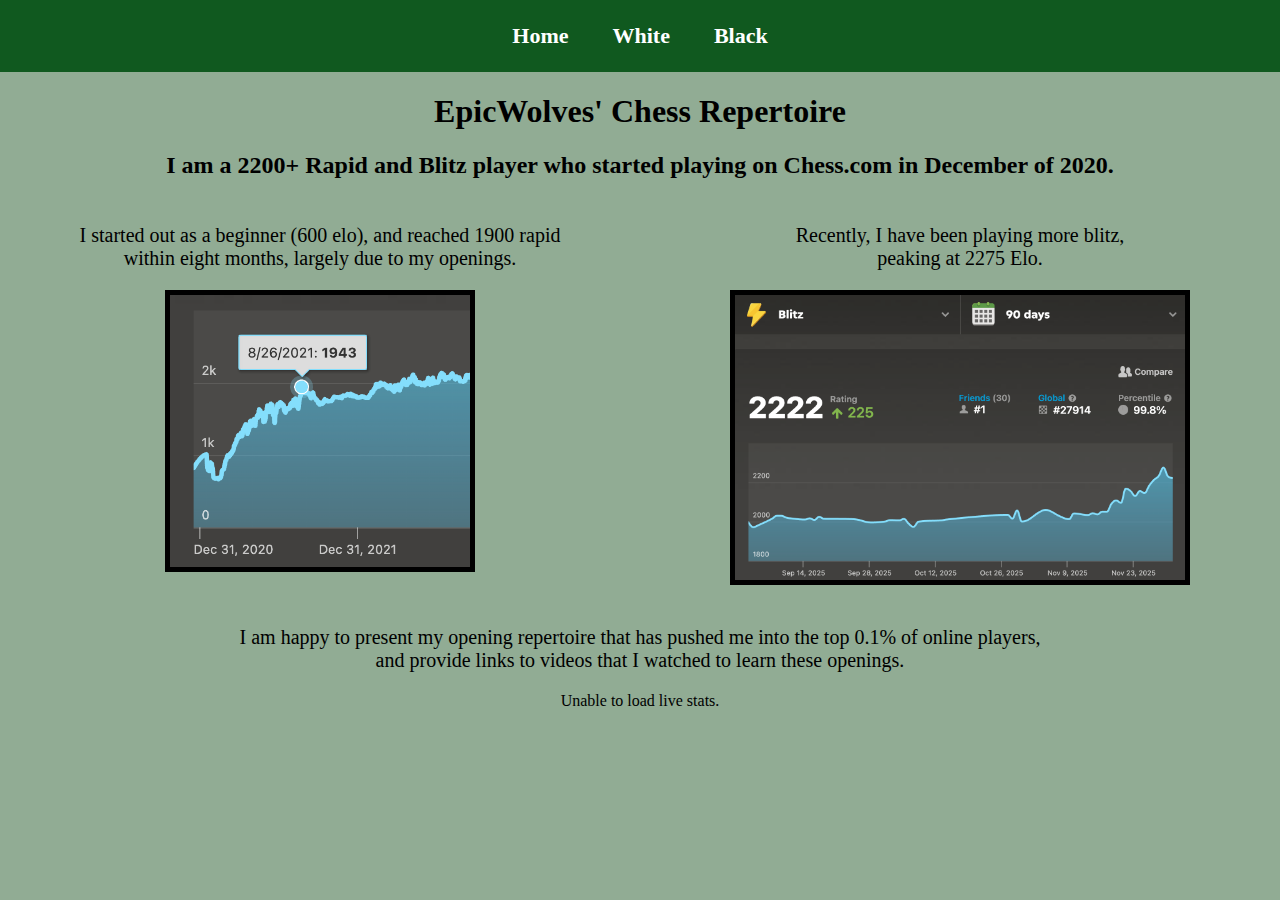
<file: index.html>
<html lang="en">
<head>
    <!-- Google tag (gtag.js) -->
    <script async src="https://www.googletagmanager.com/gtag/js?id=G-K0VGYD82J4"></script>
    <script>
    window.dataLayer = window.dataLayer || [];
    function gtag(){dataLayer.push(arguments);}
    gtag('js', new Date());

    gtag('config', 'G-K0VGYD82J4');
    </script>
    <meta charset = "UTF-8">
    
    <link rel="preconnect" href="https://fonts.googleapis.com">
    <link rel="preconnect" href="https://fonts.gstatic.com" crossorigin>
    <link href="https://fonts.googleapis.com/css2?family=Inter:wght@400;500;700&display=swap" rel="stylesheet">
    <link href="https://fonts.googleapis.com/css2?family=Roboto+Mono:wght@400;700&display=swap" rel="stylesheet">
    <title> EpicWolves' Chess Repertoire</title>
    <link rel="stylesheet" href="style.css">
 </head>
<body>
<header>
<nav>
  <a href="index.html">Home</a>
  <a href="white.html">White</a>
  <a href="black.html">Black</a>
</nav>
</header>
    <h1>EpicWolves' Chess Repertoire</h1>
    <h2>I am a 2200+ Rapid and Blitz player who started playing on Chess.com in December of 2020.</h2>
    <div class = "row">
        <div class = "box">
            <p class = "intro">I started out as a beginner (600 elo), and reached 1900 rapid <br>within eight months, largely due to my openings.</p>
            <figure>
                <img src = "images/ss1.png" alt = "rapid rating graph showing 8 month climb from 600 to 1900" width = 300>
            </figure>
        </div>
        <div class = "box">
            <p class = "intro">Recently, I have been playing more blitz, <br>peaking at 2275 Elo.</p>
            <figure>
                <img src = "images/ss2.png" alt = "blitz rating graph showing recent 90 day increase of 225 Elo" width = 450>
            </figure>
        </div>
    </div>
    <p class = "intro">I am happy to present my opening repertoire that has pushed me into the top 0.1% of online players, <br> and provide links to videos that I watched to learn these openings.</p>

    <div id="chess-stats" class="stats-box">
    Loading live Chess.com ratings...
    </div>
    <script>
fetch("https://api.chess.com/pub/player/epicwolves/stats")
  .then(response => response.json())
  .then(data => {
    const rapid = data.chess_rapid?.last?.rating || "N/A";
    const blitz = data.chess_blitz?.last?.rating || "N/A";
    const bullet = data.chess_bullet?.last?.rating || "N/A";
    
    document.getElementById("chess-stats").innerHTML = `
      <h2>My Live Chess.com Ratings</h2>
      <p><strong>Rapid:</strong> ${rapid}</p> <p><strong>Blitz:</strong> ${blitz}</p> <p><strong>Bullet:</strong> ${bullet}</p>
    `;
  })
  .catch(err => {
    document.getElementById("chess-stats").innerHTML = 
      "Unable to load live stats.";
  });
</script>

</body>
</html>
</file>
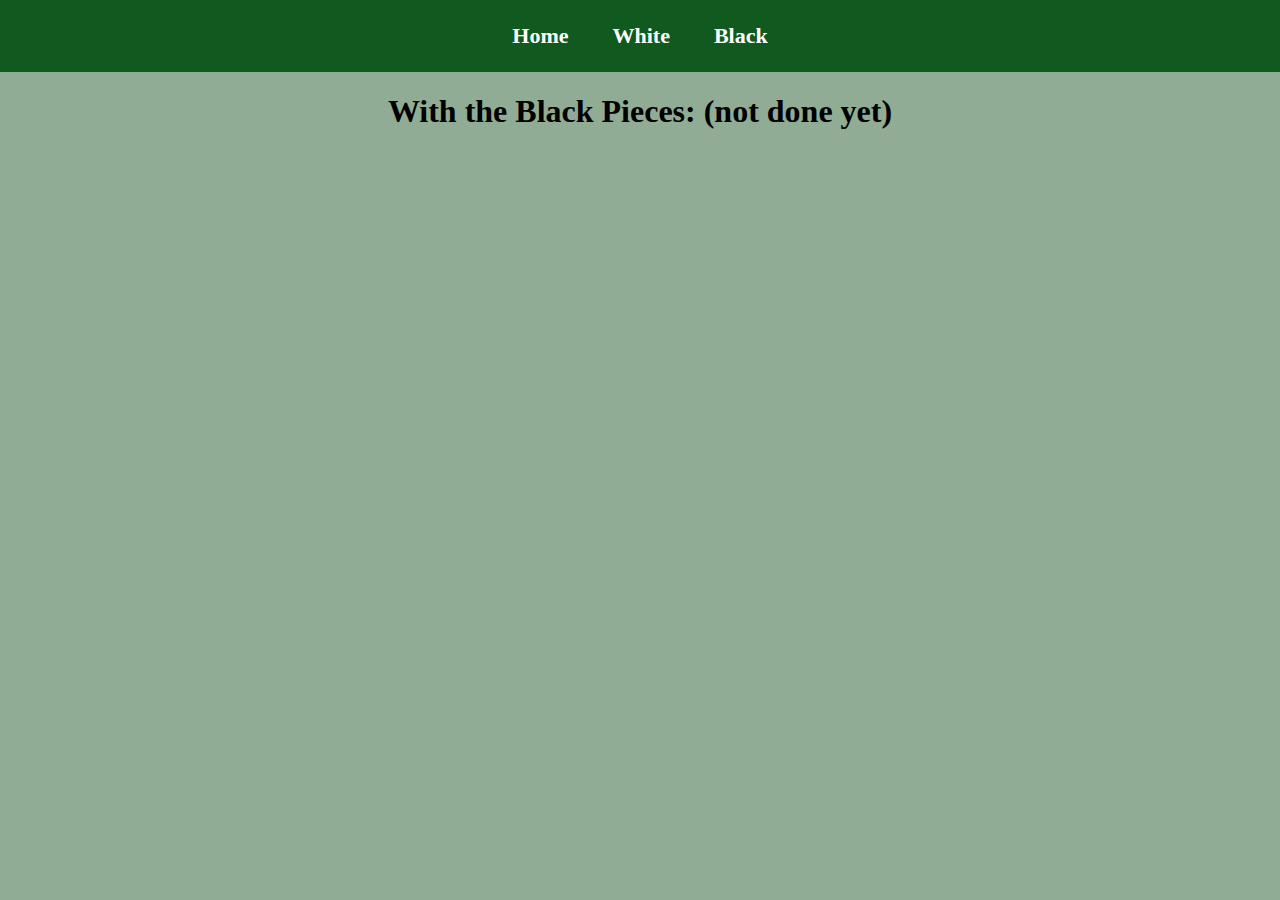
<file: black.html>
<html lang="en">
<head>
    <meta charset = "UTF-8">
    <title> EpicWolves' Chess Repertoire</title>
    <link rel="stylesheet" href="style.css">
 </head>
 <body>
<header>
<nav>
  <a href="index.html">Home</a>
  <a href="white.html">White</a>
  <a href="black.html">Black</a>
</nav>
</header>
 <h1> With the Black Pieces: (not done yet)</h1>
 </body>
</html>
</file>
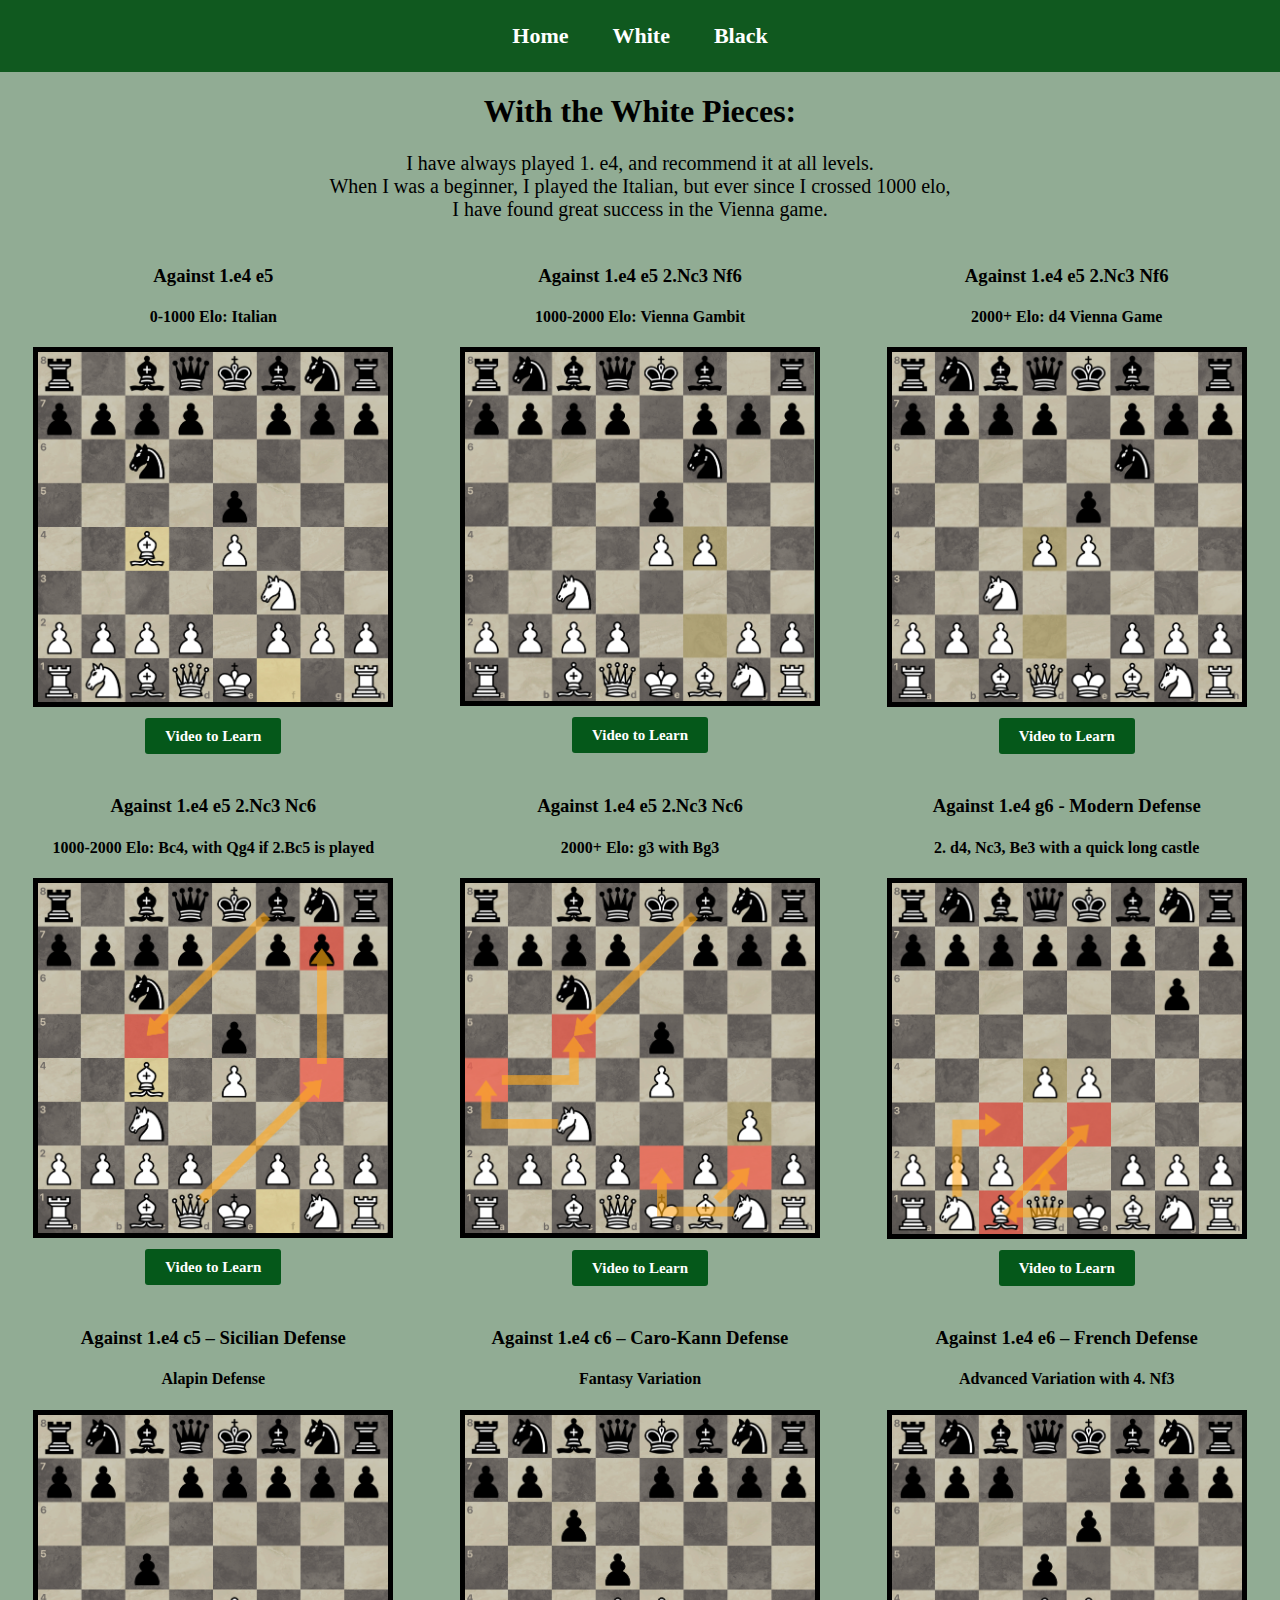
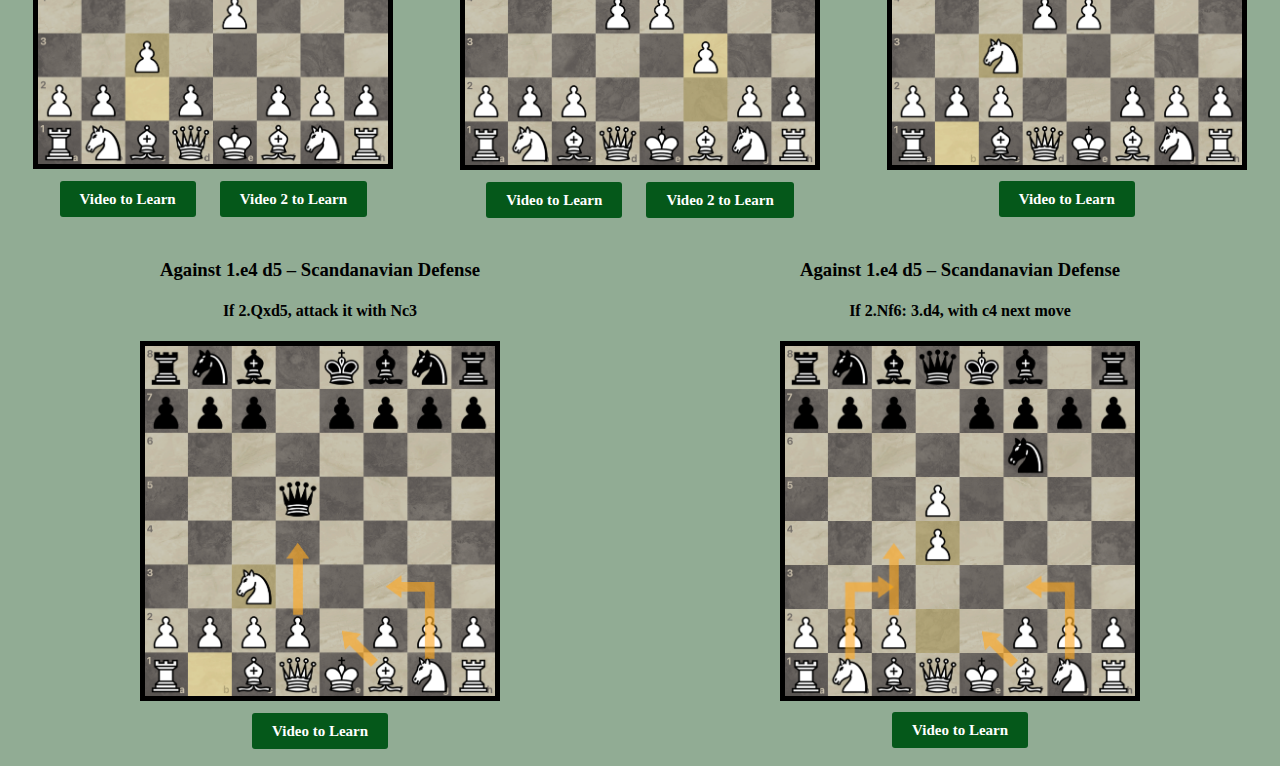
<file: white.html>
<html lang="en">
<head>
    <!-- Google tag (gtag.js) -->
    <script async src="https://www.googletagmanager.com/gtag/js?id=G-K0VGYD82J4"></script>
    <script>
    window.dataLayer = window.dataLayer || [];
    function gtag(){dataLayer.push(arguments);}
    gtag('js', new Date());

    gtag('config', 'G-K0VGYD82J4');
    </script>
    <meta charset = "UTF-8">
    <title> EpicWolves' Chess Repertoire</title>
    <link rel="stylesheet" href="style.css">
 </head>
 <body>
<header>
<nav>
  <a href="index.html">Home</a>
  <a href="white.html">White</a>
  <a href="black.html">Black</a>
</nav>
</header>
 <h1> With the White Pieces:</h1>
    <p class = "intro">
    I have always played 1. e4, and recommend it at all levels. <br>
    When I was a beginner, I played the Italian, but ever since I crossed 1000 elo, <br>
    I have found great success in the Vienna game.
    </p>
    <div class = "row">
        <div class = "box">
            <h3>Against 1.e4 e5</h3>
            <h4>0-1000 Elo: Italian</h4>
            <img src = "images/italian.png" alt = "italian chess opening setup" width = 350>
            <h4><a class = "video" href = "https://youtu.be/QJ3YfBMrVls?list=PLxxZdPlLkH134k6UZe7f1j_aqpLnvWTOQ&t=111" target = "_blank">Video to Learn</a></h4>
        </div>
        <div class = "box">
            <h3>Against 1.e4 e5 2.Nc3 Nf6</h3>
            <h4>1000-2000 Elo: Vienna Gambit</h4>
            <img src = "images/viennaGambit.png" alt = "Vienna Gambit chess opening setup" width = 350>
            <h4><a class = "video" href = "https://www.youtube.com/watch?v=JVxENCPcCjU&t=1s" target = "_blank">Video to Learn</a></h4>
        </div>
        <div class = "box">
            <h3>Against 1.e4 e5 2.Nc3 Nf6</h3>
            <h4>2000+ Elo: d4 Vienna Game</h4>
            <img src = "images/darkVienna.png" alt = "d4 vienna chess opening setup" width = 350>
            <h4><a class = "video" href = "https://www.youtube.com/watch?v=2u0Uxfa0E_U" target = "_blank">Video to Learn</a>
        </div>
    </div>

    <div class = "row">
        <div class = "box">
            <h3>Against 1.e4 e5 2.Nc3 Nc6</h3>
            <h4>1000-2000 Elo: Bc4, with Qg4 if 2.Bc5 is played</h4>
            <img src = "images/copycat.png" alt = "copycat vienna chess opening setup" width = 350>
            <h4><a class = "video" href = "https://www.youtube.com/watch?v=Z5z5NzU6igs" target = "_blank">Video to Learn</a></h4>
        </div>
        <div class = "box">
            <h3>Against 1.e4 e5 2.Nc3 Nc6</h3>
            <h4>2000+ Elo: g3 with Bg3</h4>
            <img src = "images/g3Vienna.png" alt = "Vienna Gambit chess opening setup" width = 350>
            <h4><a class = "video" href = "https://www.youtube.com/watch?v=WWLXpMDI3jo" target = "_blank">Video to Learn</a>
        </div>
        <div class = "box">
            <h3>Against 1.e4 g6 - Modern Defense</h3>
            <h4>2. d4, Nc3, Be3 with a quick long castle</h4>
            <img src = "images/modern.png" alt = "Modern Defense opening setup" width = 350>
            <h4><a class = "video" href = "https://www.youtube.com/watch?v=B7r1bgPEyIQ" target = "_blank">Video to Learn</a></h4>
        </div>
    </div>

    <div class = "row">
        <div class = "box">
            <h3>Against 1.e4 c5 – Sicilian Defense</h3>
            <h4>Alapin Defense</h4>
            <img src = "images/alapin.png" alt = "Alapin Defense chess opening setup" width = 350>
            <h4><a class = "video" href = "https://www.youtube.com/watch?v=o29kg7LLAVg" target = "_blank">Video to Learn</a>
            <a class = "video" href = "https://www.youtube.com/watch?v=cKeN_oR3VEA" target = "_blank">Video 2 to Learn</a></h4>
        </div>
    <div class = "box">
        <h3>Against 1.e4 c6 – Caro-Kann Defense</h3>
        <h4>Fantasy Variation</h4>
        <img src = "images/fantasy.png" alt = "Fantasy variation chess opening setup" width = 350>
        <h4><a class = "video" href = "https://youtu.be/z_Q4LaR_ZVY?t=34" target = "_blank">Video to Learn</a>
        <a class = "video" href = "https://youtu.be/k4T6TJGOSA0?t=20" target = "_blank">Video 2 to Learn</a></h4>

    </div>
    <div class = "box">
        <h3>Against 1.e4 e6 – French Defense</h3>
        <h4>Advanced Variation with 4. Nf3</h4>
        <img src = "images/french.png" alt = "Advanced French with 4. Nf3 opening setup" width = 350>
        <h4><a class = "video" href = "https://www.youtube.com/watch?v=hw9tEjYabd8" target = "_blank">Video to Learn</a></h4>
    </div>
    </div>
        <div class = "row">
        <div class = "box">
            <h3>Against 1.e4 d5 – Scandanavian Defense</h3>
            <h4>If 2.Qxd5, attack it with Nc3</h4>
            <img src = "images/scandanavian1.png" alt = "Scandanavian against 2.Qxd5 chess opening setup" width = 350>
            <h4><a class = "video" href = "https://www.youtube.com/watch?v=QxFGBtOncdw" target = "_blank">Video to Learn</a></h4>
        </div>
        <div class = "box">
            <h3>Against 1.e4 d5 – Scandanavian Defense</h3>
            <h4>If 2.Nf6: 3.d4, with c4 next move</h4>
            <img src = "images/scandanavian2.png" alt = "Scandanavian against 2.Nf6 chess opening setup" width = 350>
            <h4><a class = "video" href = "https://www.youtube.com/watch?v=NwD3ImpZSro" target = "_blank">Video to Learn</a></h4>
        </div>
        </div>
</body>
</html>
</file>
<file: style.css>
body {
    background-color: rgb(145, 172, 148);
    margin: 0;
    padding: 0;
    font-family: Georgia, 'Times New Roman', Times, serif;
    font-optical-sizing: auto;
    font-weight: 500;
    font-style: normal;
}

.row {
    display:flex;
}

.box {
    flex: 1;
    padding: 5px
}

h1, h2,h3, h4, p {
    text-align: center;
    color:#000000;
}
img {
    display: block;
    margin: 0 auto;
}
nav {
    text-align: center;
    width: 100%;
}
nav a {
    font-size: 22px;
    font-weight: bold;
    color: rgb(255, 255, 255);
    text-decoration: none;
    padding: 10px 20px;
    border-radius: 6px;
    display: inline-block;
}

nav a:hover {
    background: #0e8144;
}

.box a {
    margin: 10px;
    font-size: 15px;
}

header {
    background: #10591f;
    height: 8vh;
    display: flex;
    align-items: center;
}
.intro {
    font-size: 20px;
}

img {
    border: 5px solid #000000;
}

.video {
    font-size: 20px;
    font-weight: bold;
    color:#ffffff;
    text-decoration: none;
    border-radius: 3px;
    padding: 10px 20px;
    background: #05581a;
}

.video:hover {
    background: #353232;
}

.stats-box {
    text-align: center;
}

.stats-box p{
    background: #2a2c2e;
    color: rgb(255, 255, 255);
    padding: 20px;
    width: 300px;
    margin: 0 10px;
    border-radius: 8px;
    border: 2px solid #555;
    font-family: Inter, sans-serif;
    display: inline-block;
    text-align: center;
    
}
</file>
